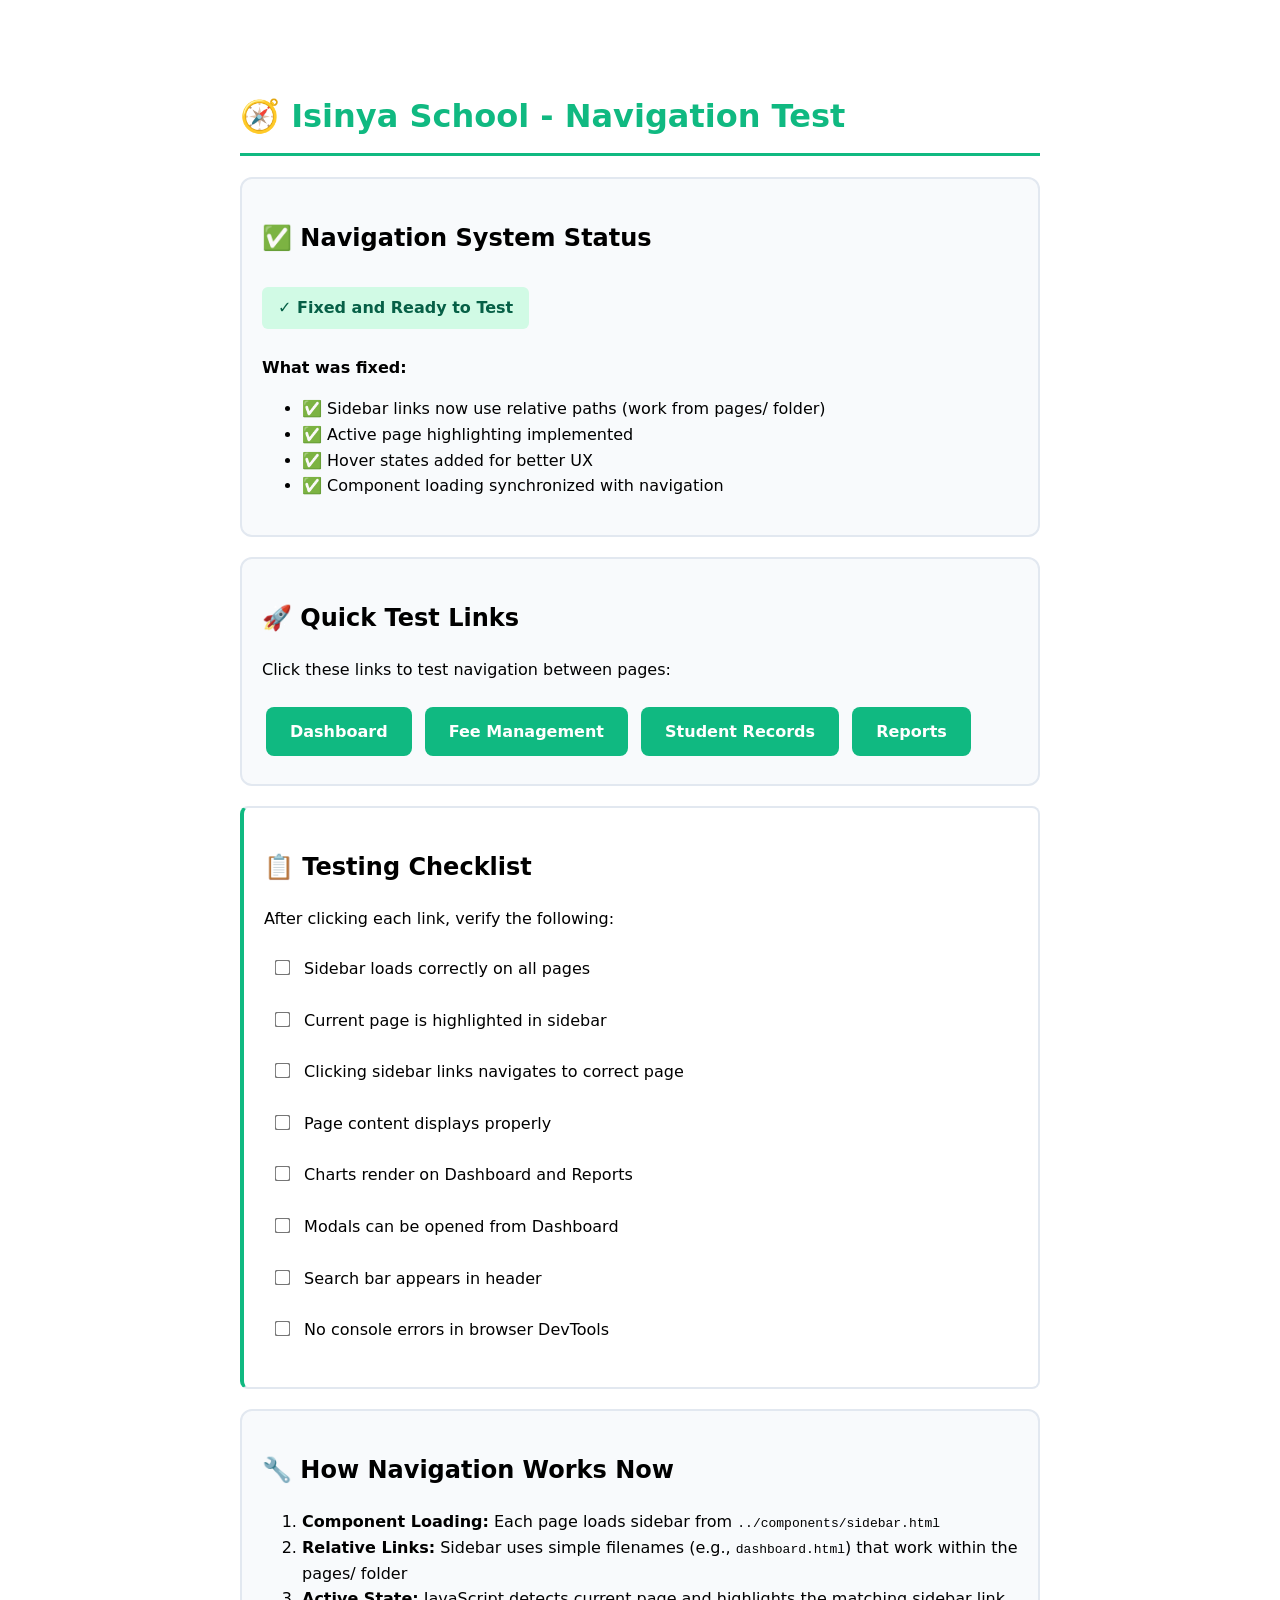
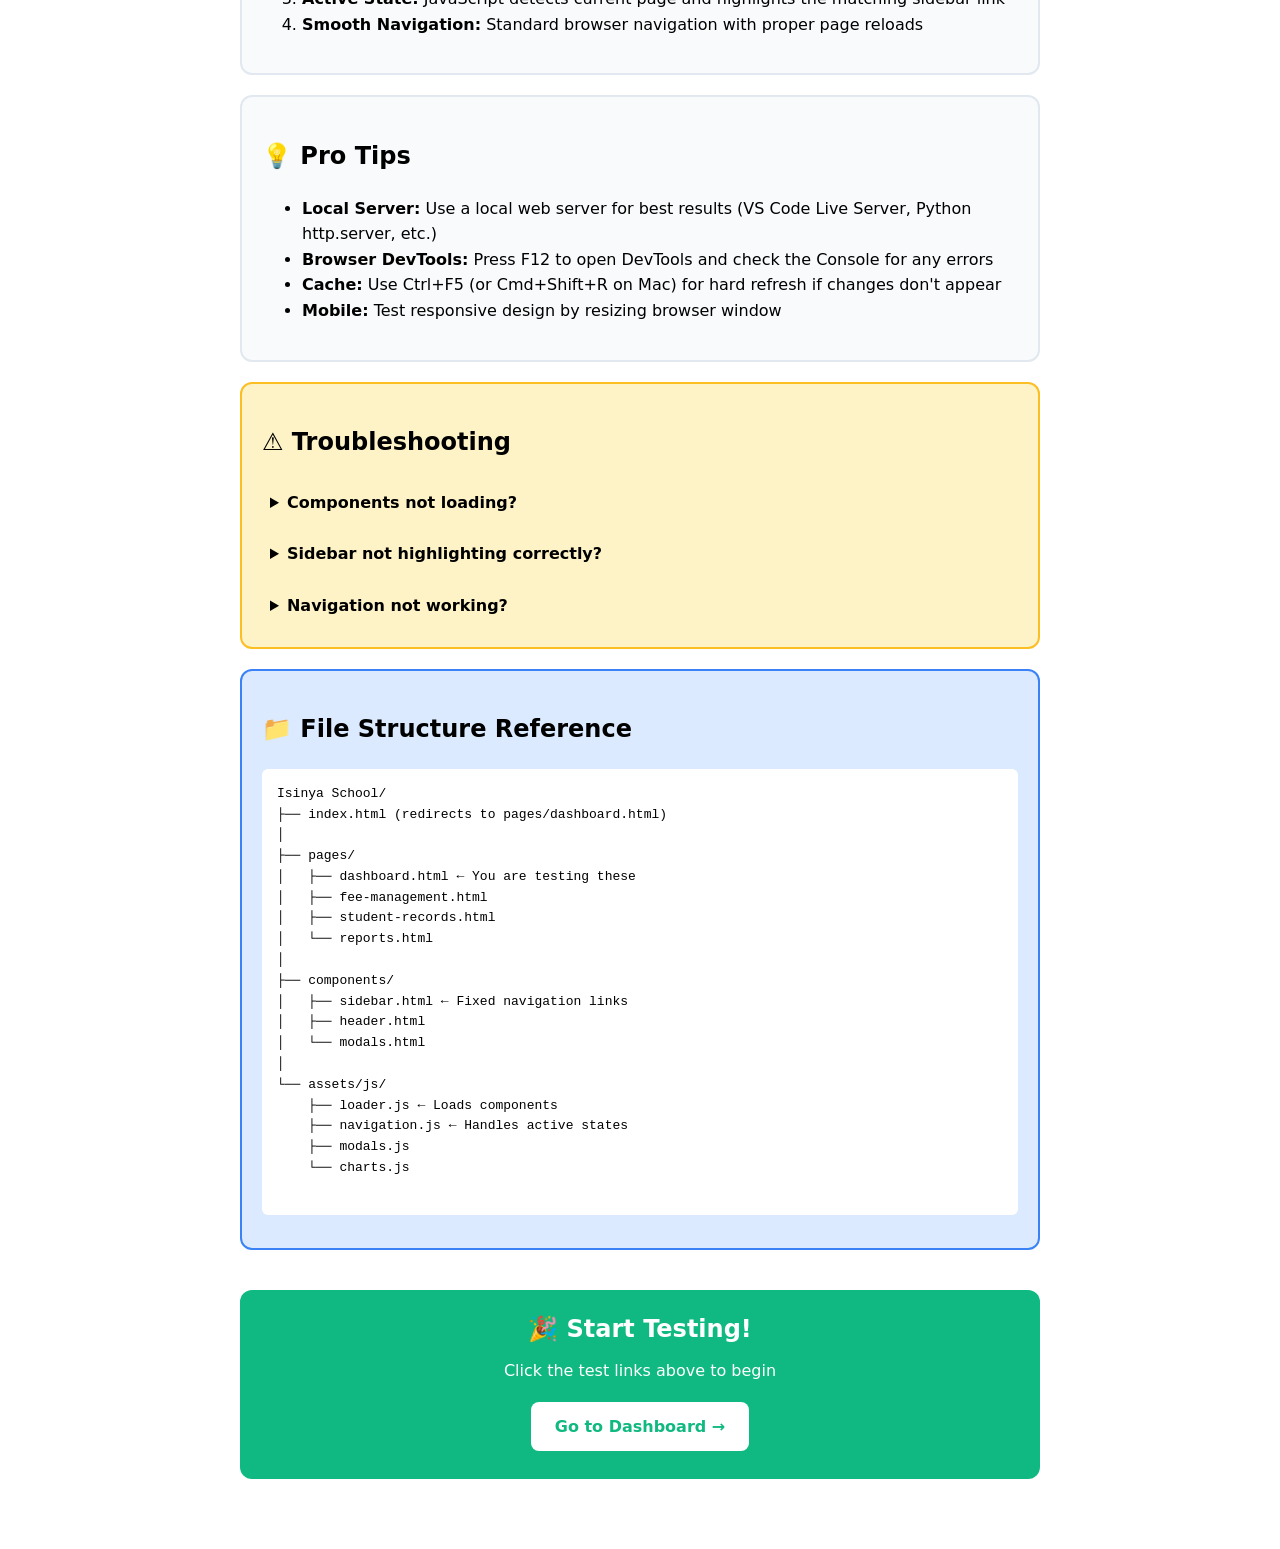
<file: navigation-test.html>
<!DOCTYPE html>
<html lang="en">
<head>
    <meta charset="UTF-8">
    <meta name="viewport" content="width=device-width, initial-scale=1.0">
    <title>Navigation Test - Isinya School</title>
    <style>
        body {
            font-family: 'Inter', system-ui, sans-serif;
            max-width: 800px;
            margin: 50px auto;
            padding: 20px;
            line-height: 1.6;
        }
        .test-section {
            background: #f8fafc;
            border: 2px solid #e2e8f0;
            border-radius: 12px;
            padding: 20px;
            margin: 20px 0;
        }
        .test-link {
            display: inline-block;
            padding: 12px 24px;
            margin: 8px 4px;
            background: #10B981;
            color: white;
            text-decoration: none;
            border-radius: 8px;
            font-weight: 600;
            transition: background 0.3s;
        }
        .test-link:hover {
            background: #059669;
        }
        h1 {
            color: #10B981;
            border-bottom: 3px solid #10B981;
            padding-bottom: 10px;
        }
        .status {
            padding: 8px 16px;
            border-radius: 6px;
            font-weight: 600;
            display: inline-block;
            margin: 10px 0;
        }
        .status.success { background: #d1fae5; color: #065f46; }
        .checklist {
            background: white;
            padding: 20px;
            border-radius: 8px;
            border-left: 4px solid #10B981;
        }
        .checklist li {
            margin: 10px 0;
            padding: 8px;
        }
        .checklist input {
            margin-right: 10px;
            transform: scale(1.2);
        }
    </style>
</head>
<body>
    <h1>🧭 Isinya School - Navigation Test</h1>
    
    <div class="test-section">
        <h2>✅ Navigation System Status</h2>
        <div class="status success">✓ Fixed and Ready to Test</div>
        <p><strong>What was fixed:</strong></p>
        <ul>
            <li>✅ Sidebar links now use relative paths (work from pages/ folder)</li>
            <li>✅ Active page highlighting implemented</li>
            <li>✅ Hover states added for better UX</li>
            <li>✅ Component loading synchronized with navigation</li>
        </ul>
    </div>

    <div class="test-section">
        <h2>🚀 Quick Test Links</h2>
        <p>Click these links to test navigation between pages:</p>
        <a href="pages/dashboard.html" class="test-link">Dashboard</a>
        <a href="pages/fee-management.html" class="test-link">Fee Management</a>
        <a href="pages/student-records.html" class="test-link">Student Records</a>
        <a href="pages/reports.html" class="test-link">Reports</a>
    </div>

    <div class="test-section checklist">
        <h2>📋 Testing Checklist</h2>
        <p>After clicking each link, verify the following:</p>
        <ul style="list-style: none; padding-left: 0;">
            <li><input type="checkbox" id="test1"> <label for="test1">Sidebar loads correctly on all pages</label></li>
            <li><input type="checkbox" id="test2"> <label for="test2">Current page is highlighted in sidebar</label></li>
            <li><input type="checkbox" id="test3"> <label for="test3">Clicking sidebar links navigates to correct page</label></li>
            <li><input type="checkbox" id="test4"> <label for="test4">Page content displays properly</label></li>
            <li><input type="checkbox" id="test5"> <label for="test5">Charts render on Dashboard and Reports</label></li>
            <li><input type="checkbox" id="test6"> <label for="test6">Modals can be opened from Dashboard</label></li>
            <li><input type="checkbox" id="test7"> <label for="test7">Search bar appears in header</label></li>
            <li><input type="checkbox" id="test8"> <label for="test8">No console errors in browser DevTools</label></li>
        </ul>
    </div>

    <div class="test-section">
        <h2>🔧 How Navigation Works Now</h2>
        <ol>
            <li><strong>Component Loading:</strong> Each page loads sidebar from <code>../components/sidebar.html</code></li>
            <li><strong>Relative Links:</strong> Sidebar uses simple filenames (e.g., <code>dashboard.html</code>) that work within the pages/ folder</li>
            <li><strong>Active State:</strong> JavaScript detects current page and highlights the matching sidebar link</li>
            <li><strong>Smooth Navigation:</strong> Standard browser navigation with proper page reloads</li>
        </ol>
    </div>

    <div class="test-section">
        <h2>💡 Pro Tips</h2>
        <ul>
            <li><strong>Local Server:</strong> Use a local web server for best results (VS Code Live Server, Python http.server, etc.)</li>
            <li><strong>Browser DevTools:</strong> Press F12 to open DevTools and check the Console for any errors</li>
            <li><strong>Cache:</strong> Use Ctrl+F5 (or Cmd+Shift+R on Mac) for hard refresh if changes don't appear</li>
            <li><strong>Mobile:</strong> Test responsive design by resizing browser window</li>
        </ul>
    </div>

    <div class="test-section" style="background: #fef3c7; border-color: #fbbf24;">
        <h2>⚠️ Troubleshooting</h2>
        <details>
            <summary style="cursor: pointer; font-weight: 600; padding: 8px;">Components not loading?</summary>
            <ul>
                <li>Make sure you're using a local web server (file:// protocol may block fetch requests)</li>
                <li>Check browser console for CORS errors</li>
                <li>Verify file paths are correct</li>
            </ul>
        </details>
        <details>
            <summary style="cursor: pointer; font-weight: 600; padding: 8px; margin-top: 10px;">Sidebar not highlighting correctly?</summary>
            <ul>
                <li>Wait a moment for components to load</li>
                <li>Check that JavaScript is enabled</li>
                <li>Look for errors in browser console</li>
            </ul>
        </details>
        <details>
            <summary style="cursor: pointer; font-weight: 600; padding: 8px; margin-top: 10px;">Navigation not working?</summary>
            <ul>
                <li>Ensure all files are in correct folders</li>
                <li>Check that href values match actual filenames</li>
                <li>Verify no typos in file names</li>
            </ul>
        </details>
    </div>

    <div class="test-section" style="background: #dbeafe; border-color: #3b82f6;">
        <h2>📁 File Structure Reference</h2>
        <pre style="background: white; padding: 15px; border-radius: 6px; overflow-x: auto;">
Isinya School/
├── index.html (redirects to pages/dashboard.html)
│
├── pages/
│   ├── dashboard.html ← You are testing these
│   ├── fee-management.html
│   ├── student-records.html
│   └── reports.html
│
├── components/
│   ├── sidebar.html ← Fixed navigation links
│   ├── header.html
│   └── modals.html
│
└── assets/js/
    ├── loader.js ← Loads components
    ├── navigation.js ← Handles active states
    ├── modals.js
    └── charts.js
        </pre>
    </div>

    <div style="text-align: center; margin-top: 40px; padding: 20px; background: #10B981; color: white; border-radius: 12px;">
        <h2 style="border: none; color: white; margin: 0;">🎉 Start Testing!</h2>
        <p style="margin: 10px 0;">Click the test links above to begin</p>
        <a href="pages/dashboard.html" class="test-link" style="background: white; color: #10B981;">Go to Dashboard →</a>
    </div>
</body>
</html>
</file>
